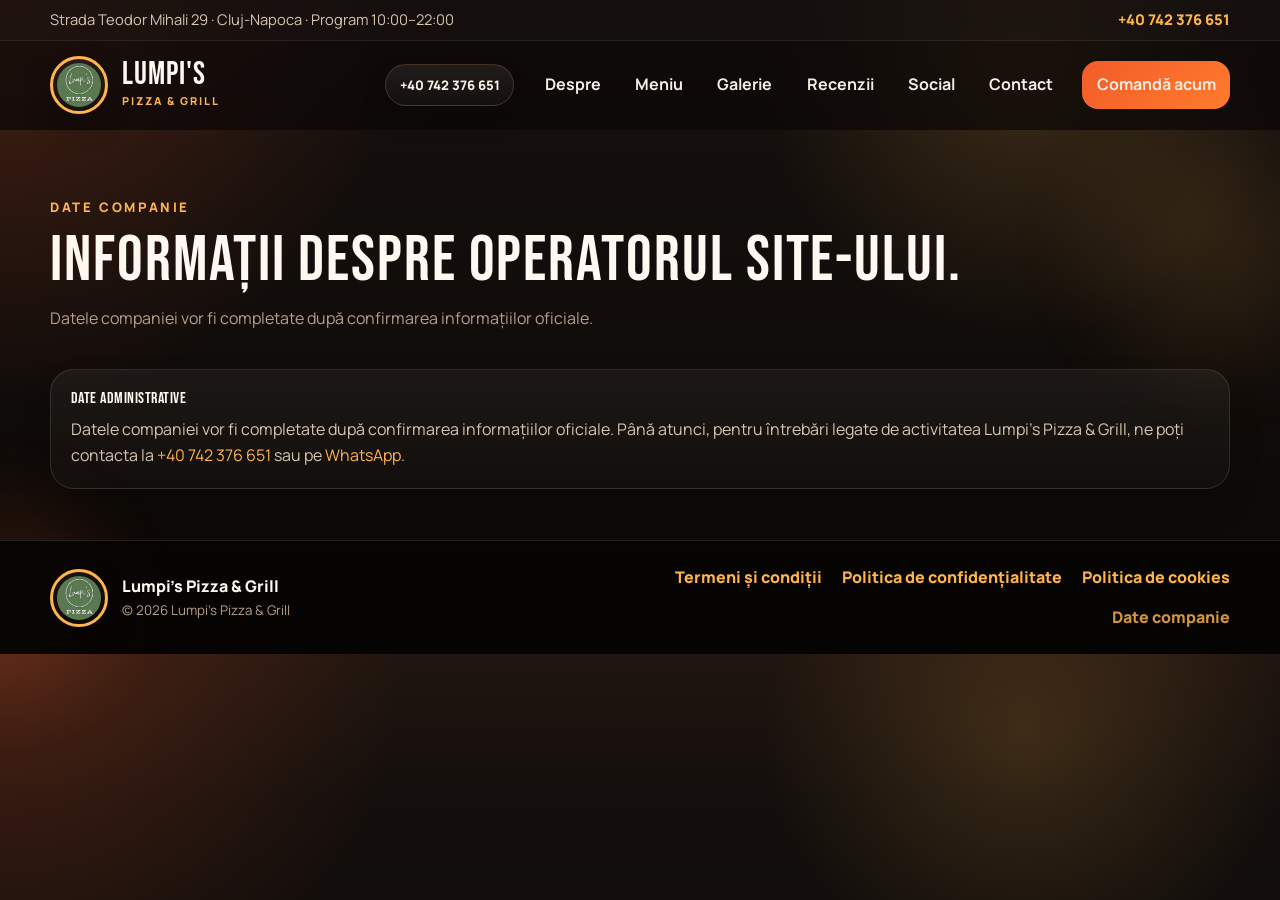
<file: companie.html>
<!doctype html>
<html lang="ro">
  <head>
    <meta charset="UTF-8" />
    <meta name="viewport" content="width=device-width, initial-scale=1.0" />
    <title>Date companie | Lumpi's Pizza &amp; Grill Cluj-Napoca</title>
    <meta
      name="description"
      content="Informații administrative despre operatorul site-ului Lumpi's Pizza &amp; Grill. Datele oficiale vor fi completate după confirmare."
    />
    <meta name="robots" content="index, follow" />
    <link rel="canonical" href="/companie.html" />
    <meta name="theme-color" content="#140f0c" />

    <meta property="og:type" content="website" />
    <meta property="og:locale" content="ro_RO" />
    <meta property="og:site_name" content="Lumpi's Pizza &amp; Grill" />
    <meta property="og:title" content="Date companie | Lumpi's Pizza &amp; Grill" />
    <meta
      property="og:description"
      content="Informații administrative despre operatorul site-ului Lumpi's Pizza &amp; Grill. Datele oficiale vor fi completate după confirmare."
    />
    <meta property="og:url" content="/companie.html" />
    <meta property="og:image" content="/assets/images/79CFB928-9639-4E5F-816D-93464210B855.png" />
    <meta property="og:image:alt" content="Logo Lumpi's Pizza &amp; Grill" />

    <meta name="twitter:card" content="summary_large_image" />
    <meta name="twitter:title" content="Date companie | Lumpi's Pizza &amp; Grill" />
    <meta
      name="twitter:description"
      content="Informații administrative despre operatorul site-ului Lumpi's Pizza &amp; Grill. Datele oficiale vor fi completate după confirmare."
    />
    <meta name="twitter:image" content="/assets/images/79CFB928-9639-4E5F-816D-93464210B855.png" />
    <meta name="twitter:image:alt" content="Logo Lumpi's Pizza &amp; Grill" />
    <meta name="twitter:url" content="/companie.html" />

    <link rel="icon" type="image/png" sizes="32x32" href="assets/images/C68B492C-61ED-475F-8B9D-AB40C2376964.png" />
    <link rel="apple-touch-icon" href="assets/images/C68B492C-61ED-475F-8B9D-AB40C2376964.png" />
    <link rel="preconnect" href="https://fonts.googleapis.com" />
    <link rel="preconnect" href="https://fonts.gstatic.com" crossorigin />
    <link
      href="https://fonts.googleapis.com/css2?family=Bebas+Neue&family=Manrope:wght@400;500;700;800&display=swap"
      rel="stylesheet"
    />
    <link rel="stylesheet" href="style.css?v=20260526" />
  </head>
  <body>
    <div class="site-shell">
      <header class="header" id="top">
        <div class="topbar">
          <div class="container topbar-inner">
            <p>Strada Teodor Mihali 29 · Cluj-Napoca · Program 10:00–22:00</p>
            <a href="tel:+40742376651">+40 742 376 651</a>
          </div>
        </div>

        <div class="container nav-wrap">
          <a class="logo" href="index.html#top" aria-label="Acasă Lumpi's Pizza & Grill">
            <picture>
              <source srcset="assets/images/79CFB928-9639-4E5F-816D-93464210B855.webp" type="image/webp" />
              <img
                src="assets/images/79CFB928-9639-4E5F-816D-93464210B855.png"
                alt="Logo Lumpi's Pizza & Grill"
                class="logo-badge"
                width="1254"
                height="1254"
                decoding="async"
                fetchpriority="high"
              />
            </picture>
            <span class="logo-text">
              <span class="logo-main">LUMPI'S</span>
              <span class="logo-sub">PIZZA &amp; GRILL</span>
            </span>
          </a>

          <div class="header-actions">
            <a class="header-phone" href="tel:+40742376651" aria-label="Sună la +40 742 376 651">
              <span class="header-phone-label">Sună</span>
              <span class="header-phone-number">+40 742 376 651</span>
            </a>

            <button
              class="nav-toggle"
              id="navToggle"
              type="button"
              aria-label="Deschide meniul"
              aria-expanded="false"
              aria-controls="mainNav"
            >
              <span></span>
              <span></span>
              <span></span>
            </button>
          </div>

          <nav class="nav" id="mainNav" aria-label="Navigație principală" aria-hidden="true">
            <a href="index.html#despre">Despre</a>
            <a href="index.html#meniu">Meniu</a>
            <a href="index.html#galerie">Galerie</a>
            <a href="index.html#recenzii">Recenzii</a>
            <a href="index.html#social">Social</a>
            <a href="index.html#contact">Contact</a>
            <a href="index.html#contact" class="nav-cta">Comandă acum</a>
          </nav>
          <button class="nav-backdrop" id="navBackdrop" type="button" aria-label="Închide meniul"></button>
        </div>
      </header>

      <main class="legal-page-main">
        <section class="legal section" aria-labelledby="company-title">
          <div class="container legal-wrap reveal">
            <div class="section-heading legal-heading">
              <div>
                <p class="section-kicker">Date companie</p>
                <h2 id="company-title">Informații despre operatorul site-ului.</h2>
              </div>
              <p class="section-note">
                Datele companiei vor fi completate după confirmarea informațiilor oficiale.
              </p>
            </div>

            <div class="legal-grid">
              <article class="legal-card legal-card-full">
                <h3>Date administrative</h3>
                <p>
                  Datele companiei vor fi completate după confirmarea informațiilor oficiale. Până atunci, pentru întrebări legate de activitatea Lumpi's Pizza &amp; Grill, ne poți contacta la <a href="tel:+40742376651">+40 742 376 651</a> sau pe <a href="https://wa.me/40742376651" target="_blank" rel="noopener noreferrer">WhatsApp</a>.
                </p>
              </article>
            </div>
          </div>
        </section>
      </main>

      <footer class="footer">
        <div class="container footer-wrap">
          <div class="footer-brand">
            <a class="logo footer-logo" href="index.html#top" aria-label="Acasă Lumpi's Pizza & Grill">
              <picture class="footer-logo-wrap">
                <source srcset="assets/images/79CFB928-9639-4E5F-816D-93464210B855.webp" type="image/webp" />
                <img
                  src="assets/images/79CFB928-9639-4E5F-816D-93464210B855.png"
                  alt="Logo Lumpi's Pizza & Grill"
                  class="logo-badge"
                  width="1254"
                  height="1254"
                  loading="lazy"
                  decoding="async"
                />
              </picture>
            </a>
            <div>
              <p>Lumpi's Pizza &amp; Grill</p>
              <small>&copy; <span id="year"></span> Lumpi's Pizza &amp; Grill</small>
            </div>
          </div>
          <div class="footer-links" aria-label="Linkuri legale">
            <a class="footer-link" href="termeni.html">Termeni și condiții</a>
            <a class="footer-link" href="confidentialitate.html">Politica de confidențialitate</a>
            <a class="footer-link" href="cookies.html">Politica de cookies</a>
            <a class="footer-link footer-link-subtle" href="companie.html">Date companie</a>
          </div>
        </div>
      </footer>
    </div>

    <script src="script.js?v=20260526"></script>
  </body>
</html>
</file>
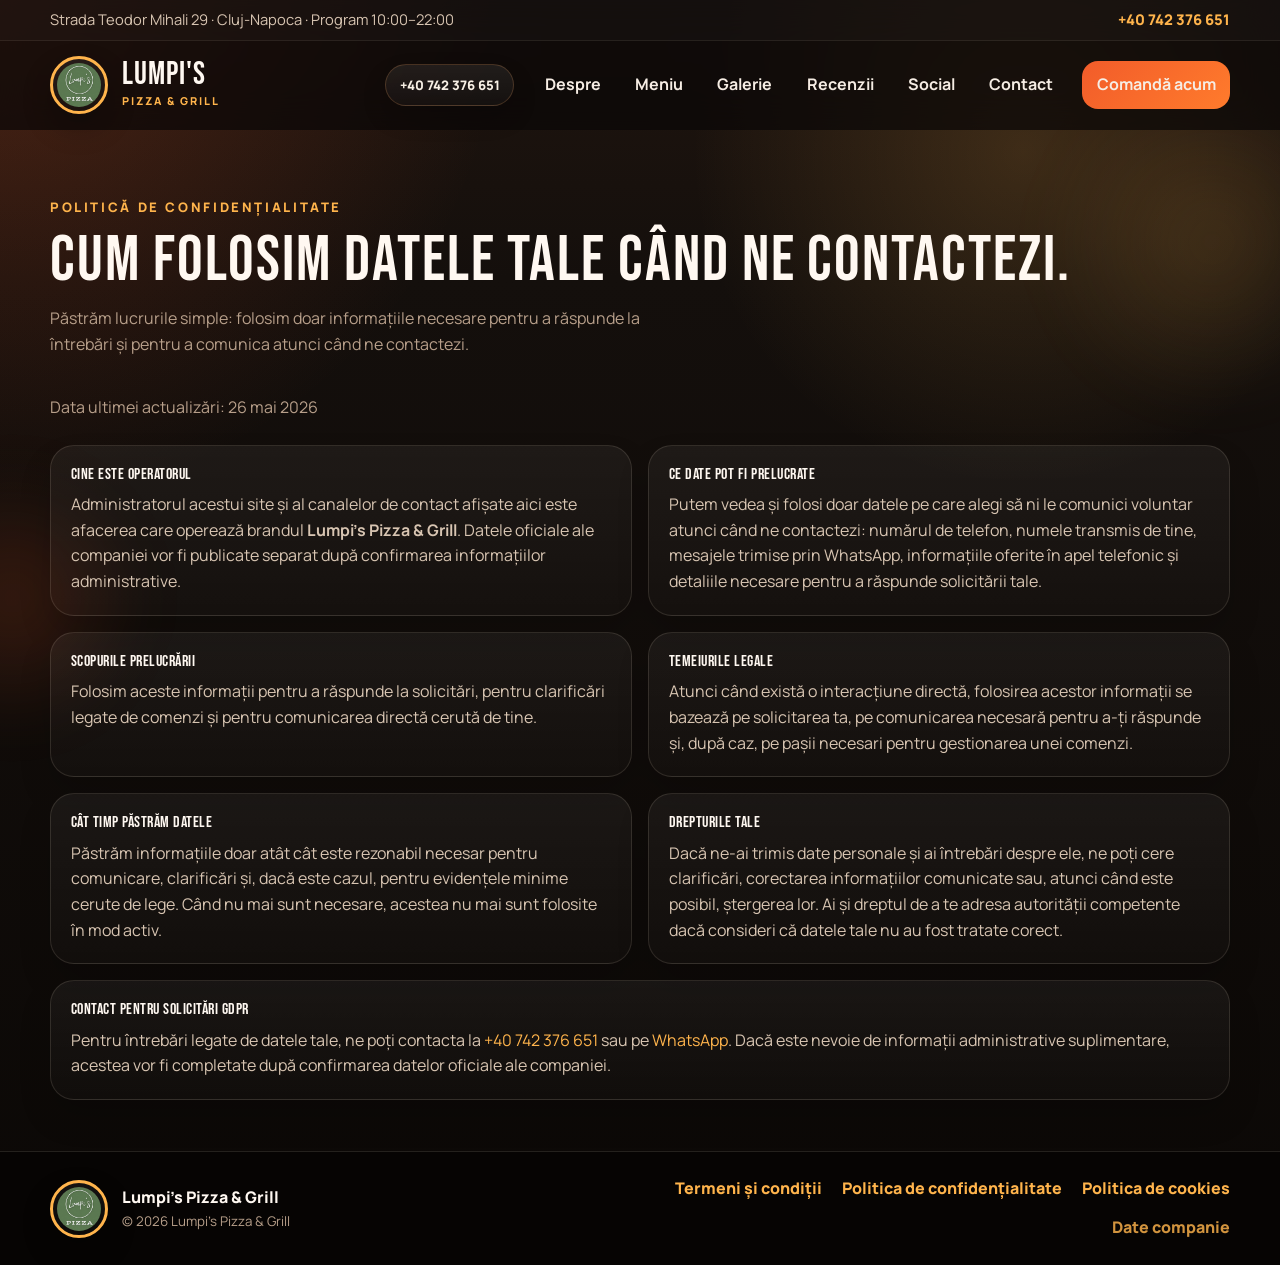
<file: confidentialitate.html>
<!doctype html>
<html lang="ro">
  <head>
    <meta charset="UTF-8" />
    <meta name="viewport" content="width=device-width, initial-scale=1.0" />
    <title>Politică de confidențialitate | Lumpi's Pizza &amp; Grill Cluj-Napoca</title>
    <meta
      name="description"
      content="Politica de confidențialitate pentru site-ul Lumpi's Pizza &amp; Grill: ce date pot apărea când ne contactezi și cum le folosim."
    />
    <meta name="robots" content="index, follow" />
    <link rel="canonical" href="/confidentialitate.html" />
    <meta name="theme-color" content="#140f0c" />

    <meta property="og:type" content="website" />
    <meta property="og:locale" content="ro_RO" />
    <meta property="og:site_name" content="Lumpi's Pizza &amp; Grill" />
    <meta property="og:title" content="Politică de confidențialitate | Lumpi's Pizza &amp; Grill" />
    <meta
      property="og:description"
      content="Ce date pot apărea când ne contactezi prin telefon, WhatsApp sau prin serviciile externe folosite de site."
    />
    <meta property="og:url" content="/confidentialitate.html" />
    <meta property="og:image" content="/assets/images/79CFB928-9639-4E5F-816D-93464210B855.png" />
    <meta property="og:image:alt" content="Logo Lumpi's Pizza &amp; Grill" />

    <meta name="twitter:card" content="summary_large_image" />
    <meta name="twitter:title" content="Politică de confidențialitate | Lumpi's Pizza &amp; Grill" />
    <meta
      name="twitter:description"
      content="Ce date pot apărea când ne contactezi prin telefon, WhatsApp sau prin serviciile externe folosite de site."
    />
    <meta name="twitter:image" content="/assets/images/79CFB928-9639-4E5F-816D-93464210B855.png" />
    <meta name="twitter:image:alt" content="Logo Lumpi's Pizza &amp; Grill" />
    <meta name="twitter:url" content="/confidentialitate.html" />

    <link rel="icon" type="image/png" sizes="32x32" href="assets/images/C68B492C-61ED-475F-8B9D-AB40C2376964.png" />
    <link rel="apple-touch-icon" href="assets/images/C68B492C-61ED-475F-8B9D-AB40C2376964.png" />
    <link rel="preconnect" href="https://fonts.googleapis.com" />
    <link rel="preconnect" href="https://fonts.gstatic.com" crossorigin />
    <link
      href="https://fonts.googleapis.com/css2?family=Bebas+Neue&family=Manrope:wght@400;500;700;800&display=swap"
      rel="stylesheet"
    />
    <link rel="stylesheet" href="style.css?v=20260526" />
  </head>
  <body>
    <div class="site-shell">
      <header class="header" id="top">
        <div class="topbar">
          <div class="container topbar-inner">
            <p>Strada Teodor Mihali 29 · Cluj-Napoca · Program 10:00–22:00</p>
            <a href="tel:+40742376651">+40 742 376 651</a>
          </div>
        </div>

        <div class="container nav-wrap">
          <a class="logo" href="index.html#top" aria-label="Acasă Lumpi's Pizza & Grill">
            <picture>
              <source srcset="assets/images/79CFB928-9639-4E5F-816D-93464210B855.webp" type="image/webp" />
              <img
                src="assets/images/79CFB928-9639-4E5F-816D-93464210B855.png"
                alt="Logo Lumpi's Pizza & Grill"
                class="logo-badge"
                width="1254"
                height="1254"
                decoding="async"
                fetchpriority="high"
              />
            </picture>
            <span class="logo-text">
              <span class="logo-main">LUMPI'S</span>
              <span class="logo-sub">PIZZA &amp; GRILL</span>
            </span>
          </a>

          <div class="header-actions">
            <a class="header-phone" href="tel:+40742376651" aria-label="Sună la +40 742 376 651">
              <span class="header-phone-label">Sună</span>
              <span class="header-phone-number">+40 742 376 651</span>
            </a>

            <button
              class="nav-toggle"
              id="navToggle"
              type="button"
              aria-label="Deschide meniul"
              aria-expanded="false"
              aria-controls="mainNav"
            >
              <span></span>
              <span></span>
              <span></span>
            </button>
          </div>

          <nav class="nav" id="mainNav" aria-label="Navigație principală" aria-hidden="true">
            <a href="index.html#despre">Despre</a>
            <a href="index.html#meniu">Meniu</a>
            <a href="index.html#galerie">Galerie</a>
            <a href="index.html#recenzii">Recenzii</a>
            <a href="index.html#social">Social</a>
            <a href="index.html#contact">Contact</a>
            <a href="index.html#contact" class="nav-cta">Comandă acum</a>
          </nav>
          <button class="nav-backdrop" id="navBackdrop" type="button" aria-label="Închide meniul"></button>
        </div>
      </header>

      <main class="legal-page-main">
        <section class="legal section" aria-labelledby="privacy-title">
          <div class="container legal-wrap reveal">
            <div class="section-heading legal-heading">
              <div>
                <p class="section-kicker">Politică de confidențialitate</p>
                <h2 id="privacy-title">Cum folosim datele tale când ne contactezi.</h2>
              </div>
              <p class="section-note">
                Păstrăm lucrurile simple: folosim doar informațiile necesare pentru a răspunde la întrebări și pentru a comunica atunci când ne contactezi.
              </p>
            </div>

            <p class="section-note">Data ultimei actualizări: 26 mai 2026</p>

            <div class="legal-grid">
              <article class="legal-card">
                <h3>Cine este operatorul</h3>
                <p>
                  Administratorul acestui site și al canalelor de contact afișate aici este afacerea care operează brandul <strong>Lumpi's Pizza &amp; Grill</strong>. Datele oficiale ale companiei vor fi publicate separat după confirmarea informațiilor administrative.
                </p>
              </article>

              <article class="legal-card">
                <h3>Ce date pot fi prelucrate</h3>
                <p>
                  Putem vedea și folosi doar datele pe care alegi să ni le comunici voluntar atunci când ne contactezi: numărul de telefon, numele transmis de tine, mesajele trimise prin WhatsApp, informațiile oferite în apel telefonic și detaliile necesare pentru a răspunde solicitării tale.
                </p>
              </article>

              <article class="legal-card">
                <h3>Scopurile prelucrării</h3>
                <p>
                  Folosim aceste informații pentru a răspunde la solicitări, pentru clarificări legate de comenzi și pentru comunicarea directă cerută de tine.
                </p>
              </article>

              <article class="legal-card">
                <h3>Temeiurile legale</h3>
                <p>
                  Atunci când există o interacțiune directă, folosirea acestor informații se bazează pe solicitarea ta, pe comunicarea necesară pentru a-ți răspunde și, după caz, pe pașii necesari pentru gestionarea unei comenzi.
                </p>
              </article>

              <article class="legal-card">
                <h3>Cât timp păstrăm datele</h3>
                <p>
                  Păstrăm informațiile doar atât cât este rezonabil necesar pentru comunicare, clarificări și, dacă este cazul, pentru evidențele minime cerute de lege. Când nu mai sunt necesare, acestea nu mai sunt folosite în mod activ.
                </p>
              </article>

              <article class="legal-card">
                <h3>Drepturile tale</h3>
                <p>
                  Dacă ne-ai trimis date personale și ai întrebări despre ele, ne poți cere clarificări, corectarea informațiilor comunicate sau, atunci când este posibil, ștergerea lor. Ai și dreptul de a te adresa autorității competente dacă consideri că datele tale nu au fost tratate corect.
                </p>
              </article>

              <article class="legal-card legal-card-full">
                <h3>Contact pentru solicitări GDPR</h3>
                <p>
                  Pentru întrebări legate de datele tale, ne poți contacta la <a href="tel:+40742376651">+40 742 376 651</a> sau pe <a href="https://wa.me/40742376651" target="_blank" rel="noopener noreferrer">WhatsApp</a>. Dacă este nevoie de informații administrative suplimentare, acestea vor fi completate după confirmarea datelor oficiale ale companiei.
                </p>
              </article>
            </div>
          </div>
        </section>
      </main>

      <footer class="footer">
        <div class="container footer-wrap">
          <div class="footer-brand">
            <a class="logo footer-logo" href="index.html#top" aria-label="Acasă Lumpi's Pizza & Grill">
              <picture class="footer-logo-wrap">
                <source srcset="assets/images/79CFB928-9639-4E5F-816D-93464210B855.webp" type="image/webp" />
                <img
                  src="assets/images/79CFB928-9639-4E5F-816D-93464210B855.png"
                  alt="Logo Lumpi's Pizza & Grill"
                  class="logo-badge"
                  width="1254"
                  height="1254"
                  loading="lazy"
                  decoding="async"
                />
              </picture>
            </a>
            <div>
              <p>Lumpi's Pizza &amp; Grill</p>
              <small>&copy; <span id="year"></span> Lumpi's Pizza &amp; Grill</small>
            </div>
          </div>
          <div class="footer-links" aria-label="Linkuri legale">
            <a class="footer-link" href="termeni.html">Termeni și condiții</a>
            <a class="footer-link" href="confidentialitate.html">Politica de confidențialitate</a>
            <a class="footer-link" href="cookies.html">Politica de cookies</a>
            <a class="footer-link footer-link-subtle" href="companie.html">Date companie</a>
          </div>
        </div>
      </footer>
    </div>

    <script src="script.js?v=20260526"></script>
  </body>
</html>
</file>
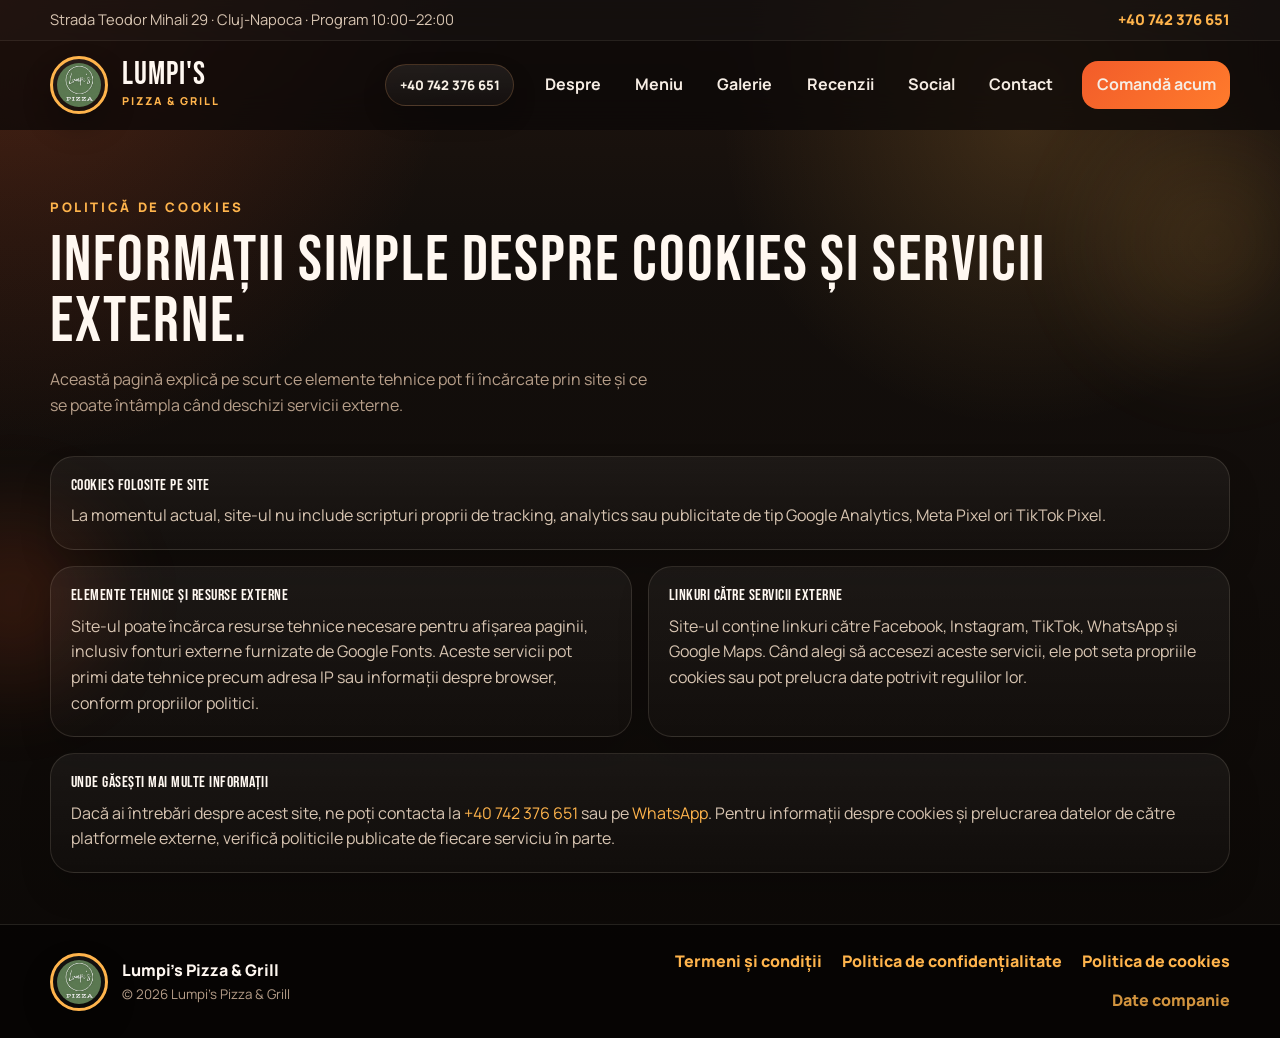
<file: cookies.html>
<!doctype html>
<html lang="ro">
  <head>
    <meta charset="UTF-8" />
    <meta name="viewport" content="width=device-width, initial-scale=1.0" />
    <title>Politică cookies | Lumpi's Pizza &amp; Grill Cluj-Napoca</title>
    <meta
      name="description"
      content="Politica cookies pentru site-ul Lumpi's Pizza &amp; Grill: informații despre elementele tehnice folosite și serviciile externe către care trimite site-ul."
    />
    <meta name="robots" content="index, follow" />
    <link rel="canonical" href="/cookies.html" />
    <meta name="theme-color" content="#140f0c" />

    <meta property="og:type" content="website" />
    <meta property="og:locale" content="ro_RO" />
    <meta property="og:site_name" content="Lumpi's Pizza &amp; Grill" />
    <meta property="og:title" content="Politică cookies | Lumpi's Pizza &amp; Grill" />
    <meta
      property="og:description"
      content="Informații despre resursele tehnice folosite de site și despre serviciile externe accesate prin linkurile publice."
    />
    <meta property="og:url" content="/cookies.html" />
    <meta property="og:image" content="/assets/images/79CFB928-9639-4E5F-816D-93464210B855.png" />
    <meta property="og:image:alt" content="Logo Lumpi's Pizza &amp; Grill" />

    <meta name="twitter:card" content="summary_large_image" />
    <meta name="twitter:title" content="Politică cookies | Lumpi's Pizza &amp; Grill" />
    <meta
      name="twitter:description"
      content="Informații despre resursele tehnice folosite de site și despre serviciile externe accesate prin linkurile publice."
    />
    <meta name="twitter:image" content="/assets/images/79CFB928-9639-4E5F-816D-93464210B855.png" />
    <meta name="twitter:image:alt" content="Logo Lumpi's Pizza &amp; Grill" />
    <meta name="twitter:url" content="/cookies.html" />

    <link rel="icon" type="image/png" sizes="32x32" href="assets/images/C68B492C-61ED-475F-8B9D-AB40C2376964.png" />
    <link rel="apple-touch-icon" href="assets/images/C68B492C-61ED-475F-8B9D-AB40C2376964.png" />
    <link rel="preconnect" href="https://fonts.googleapis.com" />
    <link rel="preconnect" href="https://fonts.gstatic.com" crossorigin />
    <link
      href="https://fonts.googleapis.com/css2?family=Bebas+Neue&family=Manrope:wght@400;500;700;800&display=swap"
      rel="stylesheet"
    />
    <link rel="stylesheet" href="style.css?v=20260526" />
  </head>
  <body>
    <div class="site-shell">
      <header class="header" id="top">
        <div class="topbar">
          <div class="container topbar-inner">
            <p>Strada Teodor Mihali 29 · Cluj-Napoca · Program 10:00–22:00</p>
            <a href="tel:+40742376651">+40 742 376 651</a>
          </div>
        </div>

        <div class="container nav-wrap">
          <a class="logo" href="index.html#top" aria-label="Acasă Lumpi's Pizza & Grill">
            <picture>
              <source srcset="assets/images/79CFB928-9639-4E5F-816D-93464210B855.webp" type="image/webp" />
              <img
                src="assets/images/79CFB928-9639-4E5F-816D-93464210B855.png"
                alt="Logo Lumpi's Pizza & Grill"
                class="logo-badge"
                width="1254"
                height="1254"
                decoding="async"
                fetchpriority="high"
              />
            </picture>
            <span class="logo-text">
              <span class="logo-main">LUMPI'S</span>
              <span class="logo-sub">PIZZA &amp; GRILL</span>
            </span>
          </a>

          <div class="header-actions">
            <a class="header-phone" href="tel:+40742376651" aria-label="Sună la +40 742 376 651">
              <span class="header-phone-label">Sună</span>
              <span class="header-phone-number">+40 742 376 651</span>
            </a>

            <button
              class="nav-toggle"
              id="navToggle"
              type="button"
              aria-label="Deschide meniul"
              aria-expanded="false"
              aria-controls="mainNav"
            >
              <span></span>
              <span></span>
              <span></span>
            </button>
          </div>

          <nav class="nav" id="mainNav" aria-label="Navigație principală" aria-hidden="true">
            <a href="index.html#despre">Despre</a>
            <a href="index.html#meniu">Meniu</a>
            <a href="index.html#galerie">Galerie</a>
            <a href="index.html#recenzii">Recenzii</a>
            <a href="index.html#social">Social</a>
            <a href="index.html#contact">Contact</a>
            <a href="index.html#contact" class="nav-cta">Comandă acum</a>
          </nav>
          <button class="nav-backdrop" id="navBackdrop" type="button" aria-label="Închide meniul"></button>
        </div>
      </header>

      <main class="legal-page-main">
        <section class="legal section legal-section-alt" aria-labelledby="cookies-title">
          <div class="container legal-wrap reveal">
            <div class="section-heading legal-heading">
              <div>
                <p class="section-kicker">Politică de cookies</p>
                <h2 id="cookies-title">Informații simple despre cookies și servicii externe.</h2>
              </div>
              <p class="section-note">
                Această pagină explică pe scurt ce elemente tehnice pot fi încărcate prin site și ce se poate întâmpla când deschizi servicii externe.
              </p>
            </div>

            <div class="legal-grid">
              <article class="legal-card legal-card-full">
                <h3>Cookies folosite pe site</h3>
                <p>
                  La momentul actual, site-ul nu include scripturi proprii de tracking, analytics sau publicitate de tip Google Analytics, Meta Pixel ori TikTok Pixel.
                </p>
              </article>

              <article class="legal-card">
                <h3>Elemente tehnice și resurse externe</h3>
                <p>
                  Site-ul poate încărca resurse tehnice necesare pentru afișarea paginii, inclusiv fonturi externe furnizate de Google Fonts. Aceste servicii pot primi date tehnice precum adresa IP sau informații despre browser, conform propriilor politici.
                </p>
              </article>

              <article class="legal-card">
                <h3>Linkuri către servicii externe</h3>
                <p>
                  Site-ul conține linkuri către Facebook, Instagram, TikTok, WhatsApp și Google Maps. Când alegi să accesezi aceste servicii, ele pot seta propriile cookies sau pot prelucra date potrivit regulilor lor.
                </p>
              </article>

              <article class="legal-card legal-card-full">
                <h3>Unde găsești mai multe informații</h3>
                <p>
                  Dacă ai întrebări despre acest site, ne poți contacta la <a href="tel:+40742376651">+40 742 376 651</a> sau pe <a href="https://wa.me/40742376651" target="_blank" rel="noopener noreferrer">WhatsApp</a>. Pentru informații despre cookies și prelucrarea datelor de către platformele externe, verifică politicile publicate de fiecare serviciu în parte.
                </p>
              </article>
            </div>
          </div>
        </section>
      </main>

      <footer class="footer">
        <div class="container footer-wrap">
          <div class="footer-brand">
            <a class="logo footer-logo" href="index.html#top" aria-label="Acasă Lumpi's Pizza & Grill">
              <picture class="footer-logo-wrap">
                <source srcset="assets/images/79CFB928-9639-4E5F-816D-93464210B855.webp" type="image/webp" />
                <img
                  src="assets/images/79CFB928-9639-4E5F-816D-93464210B855.png"
                  alt="Logo Lumpi's Pizza & Grill"
                  class="logo-badge"
                  width="1254"
                  height="1254"
                  loading="lazy"
                  decoding="async"
                />
              </picture>
            </a>
            <div>
              <p>Lumpi's Pizza &amp; Grill</p>
              <small>&copy; <span id="year"></span> Lumpi's Pizza &amp; Grill</small>
            </div>
          </div>
          <div class="footer-links" aria-label="Linkuri legale">
            <a class="footer-link" href="termeni.html">Termeni și condiții</a>
            <a class="footer-link" href="confidentialitate.html">Politica de confidențialitate</a>
            <a class="footer-link" href="cookies.html">Politica de cookies</a>
            <a class="footer-link footer-link-subtle" href="companie.html">Date companie</a>
          </div>
        </div>
      </footer>
    </div>

    <script src="script.js?v=20260526"></script>
  </body>
</html>
</file>
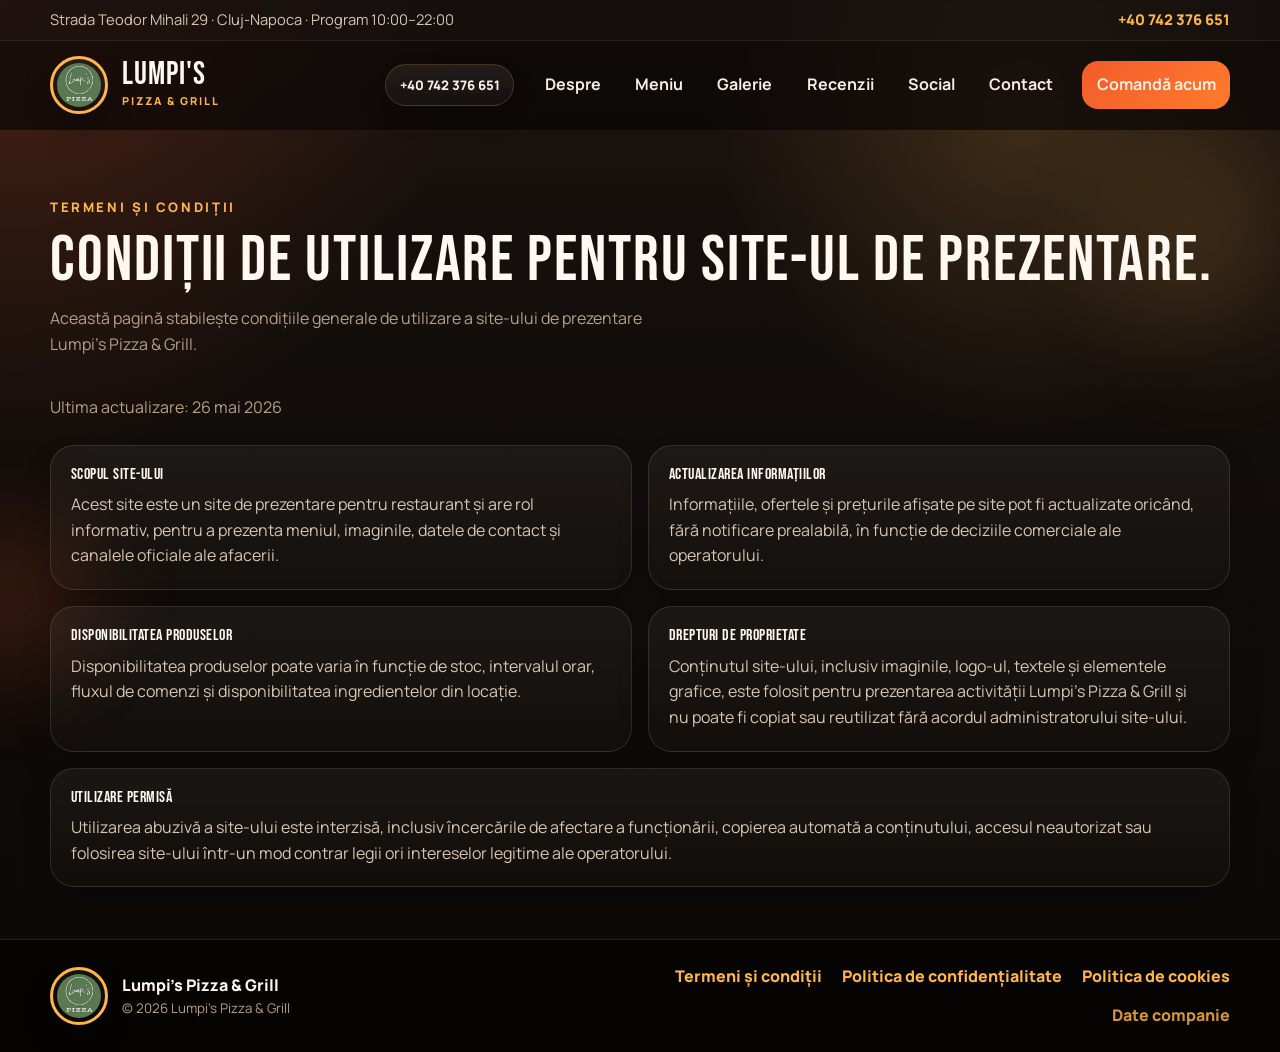
<file: termeni.html>
<!doctype html>
<html lang="ro">
  <head>
    <meta charset="UTF-8" />
    <meta name="viewport" content="width=device-width, initial-scale=1.0" />
    <title>Termeni și condiții | Lumpi's Pizza &amp; Grill Cluj-Napoca</title>
    <meta
      name="description"
      content="Termenii și condițiile de utilizare pentru site-ul de prezentare Lumpi's Pizza &amp; Grill din Cluj-Napoca."
    />
    <meta name="robots" content="index, follow" />
    <link rel="canonical" href="/termeni.html" />
    <meta name="theme-color" content="#140f0c" />

    <meta property="og:type" content="website" />
    <meta property="og:locale" content="ro_RO" />
    <meta property="og:site_name" content="Lumpi's Pizza &amp; Grill" />
    <meta property="og:title" content="Termeni și condiții | Lumpi's Pizza &amp; Grill" />
    <meta
      property="og:description"
      content="Condițiile generale de utilizare pentru site-ul de prezentare Lumpi's Pizza &amp; Grill."
    />
    <meta property="og:url" content="/termeni.html" />
    <meta property="og:image" content="/assets/images/79CFB928-9639-4E5F-816D-93464210B855.png" />
    <meta property="og:image:alt" content="Logo Lumpi's Pizza &amp; Grill" />

    <meta name="twitter:card" content="summary_large_image" />
    <meta name="twitter:title" content="Termeni și condiții | Lumpi's Pizza &amp; Grill" />
    <meta
      name="twitter:description"
      content="Condițiile generale de utilizare pentru site-ul de prezentare Lumpi's Pizza &amp; Grill."
    />
    <meta name="twitter:image" content="/assets/images/79CFB928-9639-4E5F-816D-93464210B855.png" />
    <meta name="twitter:image:alt" content="Logo Lumpi's Pizza &amp; Grill" />
    <meta name="twitter:url" content="/termeni.html" />

    <link rel="icon" type="image/png" sizes="32x32" href="assets/images/C68B492C-61ED-475F-8B9D-AB40C2376964.png" />
    <link rel="apple-touch-icon" href="assets/images/C68B492C-61ED-475F-8B9D-AB40C2376964.png" />
    <link rel="preconnect" href="https://fonts.googleapis.com" />
    <link rel="preconnect" href="https://fonts.gstatic.com" crossorigin />
    <link
      href="https://fonts.googleapis.com/css2?family=Bebas+Neue&family=Manrope:wght@400;500;700;800&display=swap"
      rel="stylesheet"
    />
    <link rel="stylesheet" href="style.css?v=20260526" />
  </head>
  <body>
    <div class="site-shell">
      <header class="header" id="top">
        <div class="topbar">
          <div class="container topbar-inner">
            <p>Strada Teodor Mihali 29 · Cluj-Napoca · Program 10:00–22:00</p>
            <a href="tel:+40742376651">+40 742 376 651</a>
          </div>
        </div>

        <div class="container nav-wrap">
          <a class="logo" href="index.html#top" aria-label="Acasă Lumpi's Pizza & Grill">
            <picture>
              <source srcset="assets/images/79CFB928-9639-4E5F-816D-93464210B855.webp" type="image/webp" />
              <img
                src="assets/images/79CFB928-9639-4E5F-816D-93464210B855.png"
                alt="Logo Lumpi's Pizza & Grill"
                class="logo-badge"
                width="1254"
                height="1254"
                decoding="async"
                fetchpriority="high"
              />
            </picture>
            <span class="logo-text">
              <span class="logo-main">LUMPI'S</span>
              <span class="logo-sub">PIZZA &amp; GRILL</span>
            </span>
          </a>

          <div class="header-actions">
            <a class="header-phone" href="tel:+40742376651" aria-label="Sună la +40 742 376 651">
              <span class="header-phone-label">Sună</span>
              <span class="header-phone-number">+40 742 376 651</span>
            </a>

            <button
              class="nav-toggle"
              id="navToggle"
              type="button"
              aria-label="Deschide meniul"
              aria-expanded="false"
              aria-controls="mainNav"
            >
              <span></span>
              <span></span>
              <span></span>
            </button>
          </div>

          <nav class="nav" id="mainNav" aria-label="Navigație principală" aria-hidden="true">
            <a href="index.html#despre">Despre</a>
            <a href="index.html#meniu">Meniu</a>
            <a href="index.html#galerie">Galerie</a>
            <a href="index.html#recenzii">Recenzii</a>
            <a href="index.html#social">Social</a>
            <a href="index.html#contact">Contact</a>
            <a href="index.html#contact" class="nav-cta">Comandă acum</a>
          </nav>
          <button class="nav-backdrop" id="navBackdrop" type="button" aria-label="Închide meniul"></button>
        </div>
      </header>

      <main class="legal-page-main">
        <section class="legal section" aria-labelledby="terms-title">
          <div class="container legal-wrap reveal">
            <div class="section-heading legal-heading">
              <div>
                <p class="section-kicker">Termeni și condiții</p>
                <h2 id="terms-title">Condiții de utilizare pentru site-ul de prezentare.</h2>
              </div>
              <p class="section-note">
                Această pagină stabilește condițiile generale de utilizare a site-ului de prezentare Lumpi's Pizza &amp; Grill.
              </p>
            </div>

            <p class="section-note">Ultima actualizare: 26 mai 2026</p>

            <div class="legal-grid">
              <article class="legal-card">
                <h3>Scopul site-ului</h3>
                <p>
                  Acest site este un site de prezentare pentru restaurant și are rol informativ, pentru a prezenta meniul, imaginile, datele de contact și canalele oficiale ale afacerii.
                </p>
              </article>

              <article class="legal-card">
                <h3>Actualizarea informațiilor</h3>
                <p>
                  Informațiile, ofertele și prețurile afișate pe site pot fi actualizate oricând, fără notificare prealabilă, în funcție de deciziile comerciale ale operatorului.
                </p>
              </article>

              <article class="legal-card">
                <h3>Disponibilitatea produselor</h3>
                <p>
                  Disponibilitatea produselor poate varia în funcție de stoc, intervalul orar, fluxul de comenzi și disponibilitatea ingredientelor din locație.
                </p>
              </article>

              <article class="legal-card">
                <h3>Drepturi de proprietate</h3>
                <p>
                  Conținutul site-ului, inclusiv imaginile, logo-ul, textele și elementele grafice, este folosit pentru prezentarea activității Lumpi's Pizza &amp; Grill și nu poate fi copiat sau reutilizat fără acordul administratorului site-ului.
                </p>
              </article>

              <article class="legal-card legal-card-full">
                <h3>Utilizare permisă</h3>
                <p>
                  Utilizarea abuzivă a site-ului este interzisă, inclusiv încercările de afectare a funcționării, copierea automată a conținutului, accesul neautorizat sau folosirea site-ului într-un mod contrar legii ori intereselor legitime ale operatorului.
                </p>
              </article>
            </div>
          </div>
        </section>
      </main>

      <footer class="footer">
        <div class="container footer-wrap">
          <div class="footer-brand">
            <a class="logo footer-logo" href="index.html#top" aria-label="Acasă Lumpi's Pizza & Grill">
              <picture class="footer-logo-wrap">
                <source srcset="assets/images/79CFB928-9639-4E5F-816D-93464210B855.webp" type="image/webp" />
                <img
                  src="assets/images/79CFB928-9639-4E5F-816D-93464210B855.png"
                  alt="Logo Lumpi's Pizza & Grill"
                  class="logo-badge"
                  width="1254"
                  height="1254"
                  loading="lazy"
                  decoding="async"
                />
              </picture>
            </a>
            <div>
              <p>Lumpi's Pizza &amp; Grill</p>
              <small>&copy; <span id="year"></span> Lumpi's Pizza &amp; Grill</small>
            </div>
          </div>
          <div class="footer-links" aria-label="Linkuri legale">
            <a class="footer-link" href="termeni.html">Termeni și condiții</a>
            <a class="footer-link" href="confidentialitate.html">Politica de confidențialitate</a>
            <a class="footer-link" href="cookies.html">Politica de cookies</a>
            <a class="footer-link footer-link-subtle" href="companie.html">Date companie</a>
          </div>
        </div>
      </footer>
    </div>

    <script src="script.js?v=20260526"></script>
  </body>
</html>
</file>
<file: style.css>
:root {
  --bg: #140f0c;
  --bg-deep: #0b0806;
  --bg-soft: #1b1410;
  --surface: rgba(34, 23, 18, 0.82);
  --surface-strong: rgba(47, 30, 23, 0.94);
  --surface-light: rgba(255, 244, 231, 0.08);
  --card: rgba(25, 18, 14, 0.88);
  --line: rgba(255, 233, 210, 0.12);
  --line-strong: rgba(255, 194, 128, 0.22);
  --text: #fff8f1;
  --muted: #d8c5b2;
  --muted-soft: #b79f8a;
  --accent: #f25c2a;
  --accent-strong: #ff7b2c;
  --accent-soft: #ffb44c;
  --shadow: 0 24px 60px rgba(0, 0, 0, 0.32);
  --radius-sm: 16px;
  --radius-md: 24px;
  --radius-lg: 34px;
  --container: min(1180px, calc(100vw - 32px));
}

*,
*::before,
*::after {
  box-sizing: border-box;
}

html {
  scroll-behavior: smooth;
  overflow-x: hidden;
}

body {
  margin: 0;
  min-width: 320px;
  overflow-x: hidden;
  font-family: "Manrope", sans-serif;
  color: var(--text);
  background:
    radial-gradient(circle at top left, rgba(242, 92, 42, 0.22), transparent 28%),
    radial-gradient(circle at 80% 12%, rgba(255, 180, 76, 0.16), transparent 22%),
    linear-gradient(180deg, #20150f 0%, var(--bg) 22%, var(--bg-deep) 100%);
  line-height: 1.6;
}

body.nav-open {
  overflow: hidden;
}

body.lightbox-open {
  overflow: hidden;
  touch-action: none;
}

img {
  display: block;
  max-width: 100%;
}

img[data-lightbox] {
  cursor: pointer;
}

a {
  color: inherit;
  text-decoration: none;
}

button,
input,
textarea,
select {
  font: inherit;
}

.site-shell {
  position: relative;
  isolation: isolate;
}

.site-shell::before,
.site-shell::after {
  content: "";
  position: fixed;
  inset: auto auto 18% -10%;
  width: 280px;
  aspect-ratio: 1;
  border-radius: 999px;
  background: radial-gradient(circle, rgba(242, 92, 42, 0.18), transparent 68%);
  filter: blur(28px);
  pointer-events: none;
  z-index: -1;
}

.site-shell::after {
  inset: 8% -8% auto auto;
  width: 340px;
  background: radial-gradient(circle, rgba(255, 180, 76, 0.14), transparent 70%);
}

.container {
  width: var(--container);
  margin: 0 auto;
}

.section {
  padding: 2.15rem 0;
}

.section-kicker {
  margin: 0 0 0.8rem;
  color: var(--accent-soft);
  font-size: 0.82rem;
  font-weight: 800;
  letter-spacing: 0.2em;
  text-transform: uppercase;
}

.section-heading {
  display: grid;
  gap: 0.85rem;
  margin-bottom: 0.85rem;
}

.section-note {
  max-width: 38rem;
  color: var(--muted-soft);
}

h1,
h2,
h3,
.logo-main {
  margin: 0;
  font-family: "Bebas Neue", sans-serif;
  font-weight: 400;
  letter-spacing: 0.03em;
}

h2 {
  font-size: clamp(2.1rem, 7.5vw, 4rem);
  line-height: 0.95;
}

h3 {
  font-size: 1.55rem;
  line-height: 1;
}

p {
  margin: 0;
  color: var(--muted);
}

.topbar {
  display: none;
}

.header {
  position: sticky;
  top: 0;
  z-index: 1000;
  background: rgba(10, 8, 7, 0.72);
  backdrop-filter: blur(18px);
  border-bottom: 1px solid transparent;
  transition: background 0.25s ease, border-color 0.25s ease, box-shadow 0.25s ease;
}

.header.scrolled {
  background: rgba(10, 8, 7, 0.92);
  border-color: var(--line);
  box-shadow: 0 10px 40px rgba(0, 0, 0, 0.22);
}

.nav-wrap {
  min-height: 78px;
  display: flex;
  align-items: center;
  justify-content: space-between;
  gap: 1rem;
}

.logo {
  display: inline-flex;
  align-items: center;
  gap: 0.9rem;
  min-width: 0;
}

.logo picture {
  width: 58px;
  height: 58px;
  padding: 4px;
  flex: 0 0 auto;
  display: inline-flex;
  align-items: center;
  justify-content: center;
  border-radius: 50%;
  border: 3px solid var(--accent-soft);
  background: linear-gradient(180deg, rgba(255, 255, 255, 0.06), rgba(255, 255, 255, 0.02));
  box-shadow: 0 14px 28px rgba(0, 0, 0, 0.26);
}

.logo-badge {
  width: 100%;
  height: 100%;
  object-fit: contain;
  border-radius: 50%;
}

.logo-text {
  display: grid;
  gap: 0.1rem;
}

.logo-main {
  font-size: clamp(1.4rem, 4vw, 2rem);
  line-height: 0.9;
}

.logo-sub {
  color: var(--accent-soft);
  font-size: 0.68rem;
  letter-spacing: 0.18em;
  font-weight: 800;
}

.header-actions {
  display: inline-flex;
  align-items: center;
  gap: 0.65rem;
  margin-left: auto;
  flex: 0 0 auto;
}

.header-phone {
  display: inline-flex;
  align-items: center;
  gap: 0.45rem;
  min-height: 44px;
  padding: 0.55rem 0.8rem;
  border: 1px solid rgba(240, 166, 96, 0.22);
  border-radius: 999px;
  background: linear-gradient(180deg, rgba(255, 255, 255, 0.08), rgba(255, 255, 255, 0.03));
  box-shadow: 0 12px 24px rgba(0, 0, 0, 0.18);
  white-space: nowrap;
  transition: border-color 0.2s ease, background 0.2s ease, transform 0.2s ease;
}

.header-phone-label {
  color: var(--accent-soft);
  font-size: 0.7rem;
  font-weight: 800;
  letter-spacing: 0.08em;
  text-transform: uppercase;
}

.header-phone-number {
  color: #f8f0e5;
  font-size: 0.9rem;
  font-weight: 800;
}

.header-phone:hover,
.header-phone:focus-visible {
  border-color: rgba(240, 166, 96, 0.42);
  background: linear-gradient(180deg, rgba(255, 255, 255, 0.11), rgba(255, 255, 255, 0.05));
  transform: translateY(-1px);
}

.nav-toggle {
  width: 48px;
  height: 48px;
  padding: 0;
  border: 1px solid var(--line);
  border-radius: 14px;
  background: rgba(255, 255, 255, 0.04);
  display: inline-grid;
  place-items: center;
  cursor: pointer;
  flex: 0 0 auto;
}

.nav-toggle span {
  grid-area: 1 / 1;
  width: 18px;
  height: 2px;
  background: #fff;
  border-radius: 999px;
  transition: transform 0.2s ease, opacity 0.2s ease;
}

.nav-toggle span:nth-child(1) {
  transform: translateY(-6px);
}

.nav-toggle span:nth-child(3) {
  transform: translateY(6px);
}

.nav-toggle[aria-expanded="true"] span:nth-child(1) {
  transform: rotate(45deg);
}

.nav-toggle[aria-expanded="true"] span:nth-child(2) {
  opacity: 0;
}

.nav-toggle[aria-expanded="true"] span:nth-child(3) {
  transform: rotate(-45deg);
}

.nav {
  position: fixed;
  top: 79px;
  left: 16px;
  right: 16px;
  z-index: 1;
  padding: 1rem;
  display: grid;
  gap: 0.45rem;
  border: 1px solid var(--line);
  border-radius: 24px;
  background: rgba(19, 14, 11, 0.96);
  box-shadow: var(--shadow);
  transform: translateY(-1rem);
  opacity: 0;
  visibility: hidden;
  pointer-events: none;
  transition: opacity 0.2s ease, transform 0.2s ease, visibility 0.2s ease;
}

.nav-backdrop {
  position: fixed;
  top: 79px;
  left: 0;
  right: 0;
  bottom: 0;
  z-index: 0;
  padding: 0;
  border: 0;
  background: rgba(4, 3, 2, 0.38);
  opacity: 0;
  visibility: hidden;
  pointer-events: none;
  transition: opacity 0.2s ease, visibility 0.2s ease;
}

.nav-backdrop.open {
  opacity: 1;
  visibility: visible;
  pointer-events: auto;
}

.nav.open {
  transform: translateY(0);
  opacity: 1;
  visibility: visible;
  pointer-events: auto;
}

.nav a {
  display: flex;
  align-items: center;
  min-height: 48px;
  padding: 0.8rem 0.95rem;
  border-radius: 16px;
  color: #f6ede4;
  font-weight: 700;
}

.nav a:hover,
.nav a:focus-visible {
  background: rgba(255, 255, 255, 0.05);
  color: #fff;
}

.nav-cta {
  margin-top: 0.3rem;
  justify-content: center;
  background: linear-gradient(135deg, var(--accent), var(--accent-strong));
  color: #fff;
}

.hero {
  position: relative;
  padding: 0.55rem 0 1.1rem;
  overflow: clip;
}

.hero::before {
  content: "";
  position: absolute;
  inset: 0;
  background:
    linear-gradient(180deg, rgba(8, 6, 5, 0.18), rgba(8, 6, 5, 0.78)),
    linear-gradient(120deg, rgba(10, 7, 5, 0.78), rgba(10, 7, 5, 0.28));
  z-index: 1;
}

.hero-backdrop,
.hero-backdrop img {
  position: absolute;
  inset: 0;
  width: 100%;
  height: 100%;
}

.hero-backdrop img {
  object-fit: cover;
  object-position: center;
}

.hero-grid {
  position: relative;
  z-index: 2;
  display: grid;
  gap: 1rem;
  min-height: auto;
  align-items: start;
}

.hero-copy,
.hero-panel {
  border: 1px solid var(--line);
  background: linear-gradient(180deg, rgba(17, 12, 10, 0.84), rgba(17, 12, 10, 0.72));
  backdrop-filter: blur(12px);
  box-shadow: var(--shadow);
}

.hero-copy {
  padding: 1.1rem;
  border-radius: 28px;
}

.hero-tag {
  margin-bottom: 0.55rem;
  color: var(--accent-soft);
  font-size: 0.78rem;
  font-weight: 800;
  letter-spacing: 0.18em;
  text-transform: uppercase;
}

.hero h1 {
  max-width: 9ch;
  font-size: clamp(3rem, 18vw, 6.5rem);
  line-height: 0.9;
}

.hero-subtitle {
  margin-top: 0.65rem;
  max-width: 22ch;
  color: #fff4ea;
  font-size: clamp(1rem, 4.8vw, 1.4rem);
  font-weight: 700;
}

.hero-actions {
  display: flex;
  flex-wrap: wrap;
  gap: 0.75rem;
  margin-top: 1rem;
}

.btn {
  min-height: 52px;
  padding: 0.85rem 1.15rem;
  border: 1px solid transparent;
  border-radius: 999px;
  display: inline-flex;
  align-items: center;
  justify-content: center;
  font-weight: 800;
  transition: transform 0.18s ease, border-color 0.18s ease, background 0.18s ease, color 0.18s ease;
}

.btn:hover,
.btn:focus-visible {
  transform: translateY(-1px);
}

.btn-primary {
  background: linear-gradient(135deg, var(--accent), var(--accent-strong));
  color: #fff;
  box-shadow: 0 14px 30px rgba(242, 92, 42, 0.28);
}

.btn-secondary {
  border-color: rgba(255, 239, 224, 0.22);
  background: rgba(255, 255, 255, 0.05);
  color: #fff;
}

.btn-ghost {
  border-color: var(--line);
  background: transparent;
  color: #fff0e2;
}

.hero-points {
  display: grid;
  gap: 0.7rem;
  margin-top: 1rem;
}

.hero-points article {
  display: flex;
  align-items: center;
  justify-content: space-between;
  gap: 0.8rem;
  padding: 0.68rem 0.85rem;
  border: 1px solid rgba(255, 255, 255, 0.08);
  border-radius: 18px;
  background: rgba(255, 255, 255, 0.03);
}

.hero-points strong {
  color: #fff;
}

.hero-points span {
  color: var(--muted-soft);
  text-align: right;
}

.hero-panel {
  padding: 0.85rem;
  border-radius: 30px;
  display: grid;
  gap: 0.8rem;
  align-content: start;
}

.hero-panel-copy {
  display: grid;
  gap: 0.7rem;
}

.hero-panel-gallery {
  display: grid;
  grid-template-columns: 1fr;
  gap: 0;
}

.hero-shot {
  aspect-ratio: 16 / 10;
  border-radius: 20px;
  overflow: hidden;
  background:
    radial-gradient(circle at top, rgba(255, 180, 76, 0.14), transparent 58%),
    rgba(20, 14, 11, 0.92);
}

.hero-shot-large {
  min-height: auto;
}

.hero-shot img,
.hero-shot picture {
  width: 100%;
  height: 100%;
}

.hero-shot img {
  object-fit: cover;
  object-position: center;
}

.experience {
  padding-top: 0;
}

.experience-grid,
.brand-highlights-grid,
.review-grid,
.contact-grid {
  display: grid;
  gap: 1rem;
}

.experience-card,
.brand-highlight-card,
.about-card,
.menu-card,
.review-card,
.contact-card,
.social-wrap {
  border: 1px solid var(--line);
  background: linear-gradient(180deg, rgba(29, 20, 16, 0.88), rgba(19, 14, 11, 0.88));
  box-shadow: var(--shadow);
}

.experience-card {
  padding: 1.15rem;
  border-radius: 24px;
}

.brand-highlights {
  padding-top: 0.35rem;
}

.brand-highlights-grid {
  margin-top: 0.2rem;
}

.brand-highlight-card {
  padding: 1.15rem;
  border-radius: 24px;
  display: grid;
  gap: 0.7rem;
}

.brand-highlight-icon {
  width: 2.9rem;
  height: 2.9rem;
  display: inline-grid;
  place-items: center;
  border-radius: 18px;
  background: rgba(255, 180, 76, 0.09);
  border: 1px solid rgba(255, 180, 76, 0.16);
  font-size: 1.35rem;
}

.experience-index {
  display: inline-block;
  margin-bottom: 0.8rem;
  color: var(--accent-soft);
  font-size: 0.85rem;
  font-weight: 800;
  letter-spacing: 0.16em;
}

.about-grid {
  display: grid;
  gap: 1rem;
}

.about-copy {
  display: grid;
  gap: 0.9rem;
}

.about-detail-strip {
  display: flex;
  flex-wrap: wrap;
  gap: 0.55rem;
  margin-top: 0.35rem;
}

.about-detail-strip span,
.menu-chip {
  display: inline-flex;
  align-items: center;
  justify-content: center;
  min-height: 34px;
  padding: 0.35rem 0.7rem;
  border-radius: 999px;
  background: rgba(255, 180, 76, 0.09);
  border: 1px solid rgba(255, 180, 76, 0.16);
  color: var(--accent-soft);
  font-size: 0.78rem;
  font-weight: 800;
}

.about-visual {
  min-height: auto;
  aspect-ratio: 4 / 3;
  border-radius: 30px;
  overflow: hidden;
  border: 1px solid var(--line);
  box-shadow: var(--shadow);
  background:
    radial-gradient(circle at top, rgba(255, 180, 76, 0.12), transparent 58%),
    rgba(20, 14, 11, 0.92);
}

.about-visual picture,
.about-visual img {
  width: 100%;
  height: 100%;
}

.about-visual img {
  object-fit: cover;
  object-position: center;
}

.about-stack {
  display: grid;
  gap: 0.9rem;
}

.about-card,
.review-card,
.contact-card {
  padding: 1.15rem;
  border-radius: 24px;
}

.menu-filters {
  display: grid;
  grid-auto-flow: column;
  grid-auto-columns: max-content;
  gap: 0.65rem;
  margin: 0 0 1rem;
  padding-bottom: 0.2rem;
  overflow-x: auto;
  overscroll-behavior-x: contain;
  scrollbar-width: none;
}

.menu-filters::-webkit-scrollbar {
  display: none;
}

.filter-btn {
  min-height: 44px;
  padding: 0.6rem 1rem;
  border: 1px solid var(--line);
  border-radius: 999px;
  background: rgba(255, 255, 255, 0.03);
  color: #fff3e8;
  font-weight: 800;
  cursor: pointer;
  transition: background 0.18s ease, border-color 0.18s ease, transform 0.18s ease;
}

.filter-btn:hover,
.filter-btn.active {
  border-color: rgba(255, 180, 76, 0.34);
  background: linear-gradient(135deg, rgba(242, 92, 42, 0.94), rgba(255, 123, 44, 0.94));
}

.menu-grid {
  display: grid;
  gap: 0.85rem;
}

.menu-card {
  display: grid;
  grid-template-rows: auto 1fr;
  overflow: hidden;
  border-radius: 28px;
}

.menu-card picture {
  display: block;
}

.menu-card-image {
  width: 100%;
  aspect-ratio: 16 / 10;
  max-height: 220px;
  object-fit: cover;
  object-position: center;
  background:
    radial-gradient(circle at top, rgba(255, 180, 76, 0.12), transparent 62%),
    #18110d;
}

.menu-card-body {
  display: grid;
  align-content: start;
  gap: 0.7rem;
  padding: 0.9rem 1rem 1rem;
}

.menu-card-head {
  display: flex;
  align-items: center;
  justify-content: space-between;
  gap: 0.8rem;
}

.menu-items {
  list-style: none;
  display: grid;
  gap: 0.65rem;
  margin: 0;
  padding: 0;
}

.menu-items li {
  display: flex;
  align-items: flex-start;
  justify-content: space-between;
  gap: 1rem;
  padding-bottom: 0.65rem;
  border-bottom: 1px dashed rgba(255, 233, 210, 0.16);
}

.menu-items li:last-child {
  padding-bottom: 0;
  border-bottom: 0;
}

.menu-items span:first-child {
  color: #fff9f4;
  font-weight: 600;
}

.menu-items span:last-child {
  color: var(--accent-soft);
  font-weight: 800;
  white-space: nowrap;
}

.menu-card.hidden {
  display: none;
}

.gallery-grid {
  display: grid;
  gap: 0.65rem;
}

.gallery-item {
  position: relative;
  aspect-ratio: 4 / 3;
  border-radius: 24px;
  overflow: hidden;
  border: 1px solid var(--line);
  box-shadow: var(--shadow);
  background: #1a130f;
}

.gallery-item picture,
.gallery-item img {
  width: 100%;
  height: 100%;
}

.gallery-item img {
  object-fit: cover;
  object-position: center;
  transition: transform 0.35s ease;
}

.gallery-item-contain {
  background:
    radial-gradient(circle at top, rgba(255, 180, 76, 0.12), transparent 58%),
    #1a130f;
}

.gallery-item-contain img {
  object-fit: cover;
  object-position: center;
}

.gallery-item::before {
  content: "";
  position: absolute;
  inset: 0;
  background: linear-gradient(180deg, rgba(0, 0, 0, 0) 35%, rgba(10, 7, 5, 0.92) 100%);
  z-index: 1;
  pointer-events: none;
}

.gallery-item:hover img {
  transform: scale(1.04);
}

.gallery-item figcaption {
  position: absolute;
  left: 1rem;
  right: 1rem;
  bottom: 0.75rem;
  z-index: 2;
  color: #fff;
  font-weight: 800;
  pointer-events: none;
}

.lightbox {
  position: fixed;
  inset: 0;
  z-index: 1400;
  display: grid;
  place-items: center;
  padding: 1rem;
  opacity: 0;
  visibility: hidden;
  pointer-events: none;
  transition: opacity 0.2s ease, visibility 0.2s ease;
}

.lightbox.is-open {
  opacity: 1;
  visibility: visible;
  pointer-events: auto;
}

.lightbox-backdrop {
  position: absolute;
  inset: 0;
  background: rgba(4, 3, 2, 0.82);
  backdrop-filter: blur(6px);
}

.lightbox-dialog {
  position: relative;
  z-index: 1;
  width: min(100%, 1100px);
  max-height: min(88vh, 1000px);
  display: grid;
  place-items: center;
}

.lightbox-image {
  width: auto;
  max-width: 100%;
  max-height: 88vh;
  border-radius: 20px;
  box-shadow: 0 24px 60px rgba(0, 0, 0, 0.45);
  object-fit: contain;
  background: rgba(20, 14, 11, 0.96);
}

.lightbox-close {
  position: absolute;
  top: max(-0.75rem, env(safe-area-inset-top, 0px));
  right: max(-0.25rem, env(safe-area-inset-right, 0px));
  width: 48px;
  height: 48px;
  border: 1px solid rgba(255, 233, 210, 0.2);
  border-radius: 999px;
  display: inline-flex;
  align-items: center;
  justify-content: center;
  background: rgba(12, 9, 7, 0.88);
  color: #fff;
  cursor: pointer;
  box-shadow: 0 12px 30px rgba(0, 0, 0, 0.34);
}

.lightbox-close span {
  font-size: 1.8rem;
  line-height: 1;
}

.review-grid {
  margin-top: 0.2rem;
}

.reviews-cta {
  margin-top: 1rem;
  padding: 1rem 1.15rem;
  border: 1px solid var(--line);
  border-radius: 24px;
  background: rgba(255, 255, 255, 0.03);
  display: flex;
  flex-wrap: wrap;
  align-items: center;
  justify-content: space-between;
  gap: 0.85rem;
}

.reviews-cta p {
  color: #fff6ed;
  font-weight: 700;
}

.review-card p {
  color: #fff6ed;
  font-size: 1.05rem;
}

.review-card h3 {
  margin-top: 1rem;
  color: var(--accent-soft);
}

.social-wrap {
  padding: 1.05rem;
  border-radius: 30px;
  display: grid;
  gap: 1rem;
}

.social-copy {
  display: grid;
  gap: 0.9rem;
}

.social-links {
  display: grid;
  gap: 0.75rem;
}

.social-links a {
  min-height: 50px;
  padding: 0.8rem 1rem;
  display: flex;
  align-items: center;
  border-radius: 18px;
  border: 1px solid var(--line-strong);
  background: rgba(255, 255, 255, 0.03);
  font-weight: 800;
  color: #fff6ed;
}

.social-links a:hover,
.social-links a:focus-visible {
  background: linear-gradient(135deg, rgba(242, 92, 42, 0.92), rgba(255, 180, 76, 0.92));
  color: #2a1408;
}

.social-visual {
  min-height: 210px;
  border-radius: 24px;
  overflow: hidden;
}

.social-visual picture,
.social-visual img {
  width: 100%;
  height: 100%;
}

.social-visual img {
  object-fit: cover;
}

.contact-list {
  list-style: none;
  display: grid;
  gap: 0.55rem;
  margin: 1rem 0 0;
  padding: 0;
}

.contact-list strong {
  color: #fff;
}

.contact-list a {
  color: var(--accent-soft);
}

.contact-card p {
  margin-top: 0.45rem;
}

.contact-actions {
  display: grid;
  gap: 0.75rem;
  margin-top: 1rem;
}

.contact-actions .btn {
  width: 100%;
}

.legal-page-main {
  padding-top: 1rem;
}

.legal {
  padding-top: 0;
}

.legal-section-alt {
  padding-top: 1.5rem;
}

.legal-wrap {
  display: grid;
  gap: 1.5rem;
}

.legal-heading {
  gap: 0.9rem;
}

.legal-grid {
  display: grid;
  grid-template-columns: repeat(2, minmax(0, 1fr));
  gap: 1rem;
}

.legal-card {
  padding: 1.25rem;
  border: 1px solid var(--line);
  border-radius: var(--radius-md);
  background: linear-gradient(180deg, rgba(255, 255, 255, 0.05), rgba(255, 255, 255, 0.02));
  box-shadow: 0 18px 32px rgba(0, 0, 0, 0.16);
}

.legal-card h3 {
  margin-bottom: 0.65rem;
  color: #fff8f1;
  font-size: 1.02rem;
}

.legal-card p {
  margin: 0;
  color: var(--muted);
}

.legal-card a {
  color: var(--accent-soft);
}

.legal-card-full {
  grid-column: 1 / -1;
}

.footer {
  padding: 1.5rem 0 calc(1.5rem + env(safe-area-inset-bottom, 0px));
  border-top: 1px solid var(--line);
  background: rgba(7, 5, 4, 0.92);
}

.footer-wrap {
  display: grid;
  gap: 1rem;
}

.footer-brand {
  display: flex;
  align-items: center;
  gap: 0.85rem;
}

.footer-logo {
  gap: 0;
}

.footer-logo-wrap {
  width: 38px;
  height: 38px;
  aspect-ratio: 1 / 1;
  padding: 4px;
  flex: 0 0 auto;
  display: inline-flex;
  align-items: center;
  justify-content: center;
  border-radius: 50%;
  border: 3px solid var(--accent-soft);
  background-color: rgba(7, 5, 4, 0.92);
  background-image: linear-gradient(180deg, rgba(255, 255, 255, 0.06), rgba(255, 255, 255, 0.02));
  box-shadow: 0 14px 28px rgba(0, 0, 0, 0.26);
}

.footer-logo-wrap .logo-badge {
  display: block;
  width: 100%;
  height: 100%;
  aspect-ratio: 1 / 1;
  border-radius: 50%;
  object-fit: contain;
}

.footer-brand p,
.footer-brand small {
  display: block;
}

.footer-brand p {
  color: #fff8f1;
  font-weight: 800;
}

.footer-brand small {
  color: var(--muted-soft);
}

.footer-links {
  display: flex;
  flex-wrap: wrap;
  justify-content: flex-end;
  gap: 0.85rem 1.25rem;
}

.footer-link {
  color: var(--accent-soft);
  font-weight: 800;
}

.footer-link-subtle {
  opacity: 0.82;
}

.back-to-top {
  position: fixed;
  right: 18px;
  bottom: calc(env(safe-area-inset-bottom) + 70px);
  width: 46px;
  height: 46px;
  display: inline-flex;
  align-items: center;
  justify-content: center;
  border: 1px solid rgba(255, 180, 76, 0.26);
  border-radius: 50%;
  background: rgba(27, 20, 16, 0.78);
  color: #ffffff;
  opacity: 0;
  transform: translateY(18px) scale(0.96);
  pointer-events: none;
  box-shadow: 0 8px 18px rgba(0, 0, 0, 0.14);
  transition: opacity 0.24s ease, transform 0.24s ease, box-shadow 0.24s ease,
    background-color 0.24s ease;
  z-index: 30;
}

.back-to-top span {
  font-size: 18px;
  line-height: 1;
}

.back-to-top.is-visible {
  opacity: 0.85;
  transform: translateY(0) scale(1);
  pointer-events: auto;
}

.back-to-top:hover {
  transform: translateY(-2px) scale(1.02);
  box-shadow: 0 10px 22px rgba(0, 0, 0, 0.16);
}

.back-to-top:active {
  transform: translateY(0) scale(0.98);
  box-shadow: 0 6px 14px rgba(0, 0, 0, 0.14);
}

.reveal {
  opacity: 0;
  transform: translateY(24px);
  transition: opacity 0.55s ease, transform 0.55s ease;
}

.reveal.visible {
  opacity: 1;
  transform: translateY(0);
}

.reveal-sequence > * {
  opacity: 0;
  transform: translateY(18px);
  animation: hero-rise 0.7s ease forwards;
}

.reveal-sequence > *:nth-child(1) {
  animation-delay: 0.08s;
}

.reveal-sequence > *:nth-child(2) {
  animation-delay: 0.16s;
}

.reveal-sequence > *:nth-child(3) {
  animation-delay: 0.24s;
}

.reveal-sequence > *:nth-child(4) {
  animation-delay: 0.32s;
}

.reveal-sequence > *:nth-child(5) {
  animation-delay: 0.4s;
}

@keyframes hero-rise {
  to {
    opacity: 1;
    transform: translateY(0);
  }
}

.nav-toggle:focus-visible,
.nav a:focus-visible,
.btn:focus-visible,
.filter-btn:focus-visible,
.lightbox-close:focus-visible,
.menu-card-image:focus-visible,
.hero-shot img:focus-visible,
.about-visual img:focus-visible,
.gallery-item img:focus-visible,
.social-links a:focus-visible,
.footer-link:focus-visible,
.back-to-top:focus-visible {
  outline: 2px solid var(--accent-soft);
  outline-offset: 3px;
}

@media (prefers-reduced-motion: reduce) {
  html {
    scroll-behavior: auto;
  }

  *,
  *::before,
  *::after {
    animation: none !important;
    transition: none !important;
  }

  .reveal,
  .reveal-sequence > * {
    opacity: 1;
    transform: none;
  }
}

@media (min-width: 720px) {
  .section {
    padding: 3.2rem 0;
  }

  .hero {
    padding: 0.95rem 0 2rem;
  }

  .hero-copy {
    padding: 1.5rem;
  }

  .experience-grid,
  .brand-highlights-grid,
  .review-grid {
    grid-template-columns: repeat(3, minmax(0, 1fr));
  }

  .brand-highlights-grid {
    grid-template-columns: repeat(2, minmax(0, 1fr));
  }

  .about-grid {
    grid-template-columns: 1.1fr 0.9fr;
    align-items: start;
  }

  .about-visual {
    aspect-ratio: 4 / 3;
  }

  .about-stack {
    grid-column: 1 / -1;
    grid-template-columns: repeat(3, minmax(0, 1fr));
  }

  .menu-grid {
    grid-template-columns: repeat(2, minmax(0, 1fr));
  }

  .gallery-grid {
    grid-template-columns: repeat(2, minmax(0, 1fr));
  }

  .gallery-item {
    min-height: auto;
  }

  .menu-card-image {
    aspect-ratio: 4 / 3;
    max-height: 260px;
  }

  .social-wrap,
  .contact-grid,
  .footer-wrap {
    grid-template-columns: repeat(2, minmax(0, 1fr));
    align-items: center;
  }

  .legal-grid {
    grid-template-columns: repeat(2, minmax(0, 1fr));
  }

  .footer-wrap {
    gap: 1.2rem;
  }

  .footer-links {
    justify-self: end;
  }

}

@media (max-width: 719px) {
  .reviews-cta .btn {
    width: 100%;
  }

  .header-actions {
    gap: 0.5rem;
  }

  .header-phone {
    min-height: 40px;
    padding: 0.5rem 0.7rem;
  }

  .header-phone-label {
    display: none;
  }

  .header-phone-number {
    font-size: 0.8rem;
  }

  .legal-grid {
    grid-template-columns: 1fr;
  }

  .footer-links {
    justify-content: flex-start;
  }

  .back-to-top {
    right: 18px;
  }

  .lightbox {
    padding: 0.85rem;
  }

  .lightbox-dialog {
    width: 100%;
  }

  .lightbox-image {
    max-height: 82vh;
  }

  .lightbox-close {
    top: 0.35rem;
    right: 0.35rem;
  }
}

@media (min-width: 980px) {
  .topbar {
    display: block;
    border-bottom: 1px solid rgba(255, 233, 210, 0.08);
    background: rgba(255, 255, 255, 0.02);
  }

  .topbar-inner {
    min-height: 40px;
    display: flex;
    align-items: center;
    justify-content: space-between;
    gap: 1rem;
    font-size: 0.92rem;
  }

  .topbar a {
    color: var(--accent-soft);
    font-weight: 800;
  }

  .nav-wrap {
    min-height: 88px;
  }

  .header-actions {
    gap: 0.8rem;
  }

  .header-phone {
    min-height: 42px;
    padding: 0.5rem 0.85rem;
  }

  .header-phone-label {
    display: none;
  }

  .header-phone-number {
    font-size: 0.82rem;
  }

  .nav-toggle {
    display: none;
  }

  .nav-backdrop {
    display: none;
  }

  .nav {
    position: static;
    transform: none;
    opacity: 1;
    visibility: visible;
    pointer-events: auto;
    display: flex;
    align-items: center;
    gap: 0.35rem;
    padding: 0;
    border: 0;
    box-shadow: none;
    background: transparent;
  }

  .nav a {
    min-height: 42px;
    padding: 0.7rem 0.9rem;
  }

  .nav-cta {
    margin-top: 0;
    margin-left: 0.55rem;
  }

  .hero-grid {
    grid-template-columns: minmax(0, 1.05fr) minmax(360px, 0.95fr);
    gap: 1.25rem;
    align-items: start;
    min-height: auto;
  }

  .hero-copy,
  .hero-panel {
    align-self: start;
  }

  .hero-copy {
    display: flex;
    flex-direction: column;
    justify-content: flex-start;
    min-height: 0;
    padding: 2rem;
  }

  .hero-panel {
    justify-content: start;
    min-height: 0;
    padding: 1.25rem;
  }

  .hero-panel-gallery {
    flex: 0 0 auto;
  }

  .about-grid {
    grid-template-columns: 1.05fr 0.95fr;
  }

  .brand-highlights-grid {
    grid-template-columns: repeat(4, minmax(0, 1fr));
  }

  .about-visual {
    aspect-ratio: 4 / 3;
  }

  .about-stack {
    grid-column: auto;
    grid-template-columns: 1fr;
  }

  .menu-grid {
    grid-template-columns: repeat(3, minmax(0, 1fr));
  }

  .gallery-grid {
    grid-template-columns: repeat(4, minmax(0, 1fr));
  }

  .social-wrap {
    grid-template-columns: 1fr 0.9fr;
    padding: 1.4rem;
  }

  .contact-grid {
    grid-template-columns: 0.9fr 1.1fr;
  }

}
</file>
